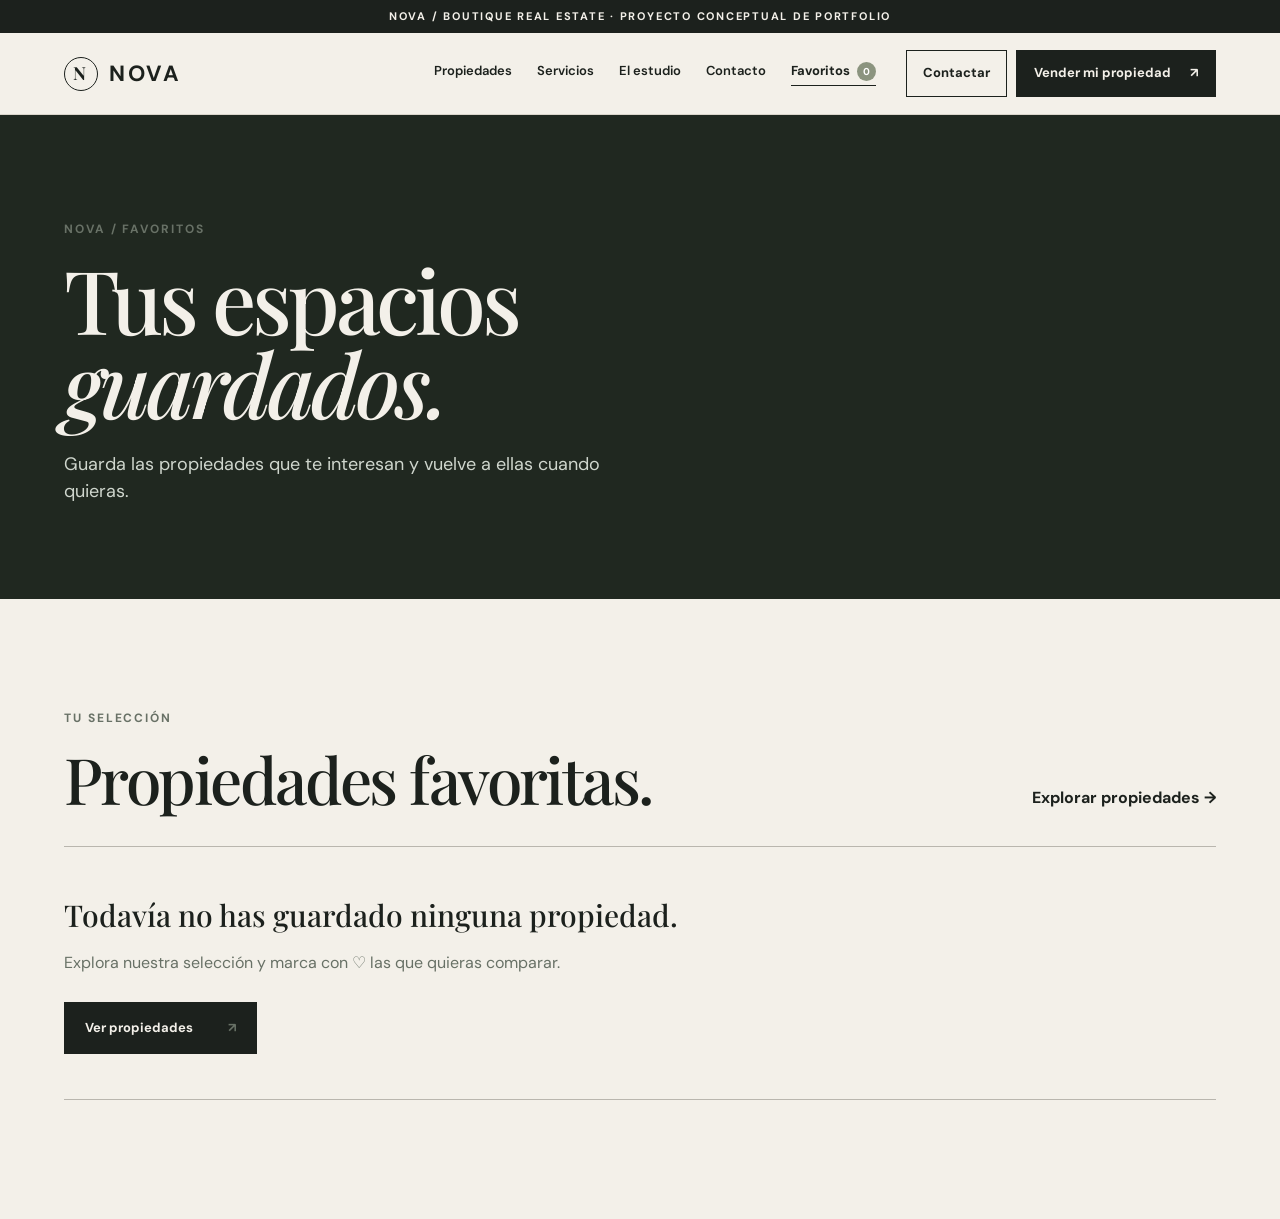
<file: favoritos.html>
<!DOCTYPE html><html lang="es"><head><meta charset="UTF-8"><meta name="viewport" content="width=device-width, initial-scale=1.0"><meta name="description" content="Tus propiedades favoritas — NOVA Real Estate."><title>Favoritos — NOVA Real Estate</title><link rel="preconnect" href="https://fonts.googleapis.com"><link rel="preconnect" href="https://fonts.gstatic.com" crossorigin><link href="https://fonts.googleapis.com/css2?family=DM+Sans:wght@400;500;600;700&family=Playfair+Display:wght@500;600&display=swap" rel="stylesheet"><link rel="icon" href="favicon.svg" type="image/svg+xml"><link rel="stylesheet" href="styles.css"></head><body><div class="demo-bar">NOVA / BOUTIQUE REAL ESTATE · PROYECTO CONCEPTUAL DE PORTFOLIO</div><header class="site-header"><a class="brand" href="index.html"><span class="brand-mark">N</span><span>NOVA</span></a><nav class="desktop-nav"><a href="propiedades.html">Propiedades</a><a href="index.html#servicios">Servicios</a><a href="index.html#estudio">El estudio</a><a href="index.html#contacto">Contacto</a><a class="active-nav" href="favoritos.html">Favoritos <span class="nav-count" id="favoritesCount">0</span></a></nav><div class="header-actions"><a class="header-contact" href="index.html#contacto">Contactar</a><a class="header-cta" href="index.html#contacto">Vender mi propiedad <span>↗</span></a></div><button class="menu-toggle" aria-label="Abrir menú">☰</button></header><div class="mobile-menu"><a href="propiedades.html">Propiedades</a><a href="index.html#servicios">Servicios</a><a href="index.html#estudio">El estudio</a><a href="index.html#contacto">Contacto</a><a href="favoritos.html">Favoritos <span class="nav-count" id="mobileFavoritesCount">0</span></a><a href="index.html#contacto">Contactar NOVA ↗</a></div><main><section class="properties-hero"><div><p class="eyebrow">NOVA / FAVORITOS</p><h1>Tus espacios<br><em>guardados.</em></h1><p>Guarda las propiedades que te interesan y vuelve a ellas cuando quieras.</p></div></section><section class="section favourites-page-section"><div class="section-head"><div><p class="eyebrow">TU SELECCIÓN</p><h2>Propiedades favoritas.</h2></div><a class="text-link" href="propiedades.html">Explorar propiedades →</a></div><div class="property-grid catalogue-grid" id="favoritesGrid"></div><div class="favorites-empty" id="favoritesEmpty"><strong>Todavía no has guardado ninguna propiedad.</strong><span>Explora nuestra selección y marca con ♡ las que quieras comparar.</span><a class="button button-dark" href="propiedades.html">Ver propiedades <span>↗</span></a></div></section></main><div class="mobile-contact-bar"><a href="https://wa.me/34600000000?text=Hola%20NOVA%2C%20me%20gustar%C3%ADa%20consultar%20propiedades." target="_blank" rel="noopener">WhatsApp · NOVA <span>↗</span></a></div><script src="properties.js"></script></body></html>
</file>
<file: styles.css>
*{box-sizing:border-box}html{scroll-behavior:smooth}body{margin:0;background:#f3f0e9;color:#1c211d;font-family:"DM Sans",sans-serif;font-size:16px;line-height:1.55}.modal-open{overflow:hidden}.demo-bar{background:#1c211d;color:#f3f0e9;text-align:center;padding:8px 20px;font-size:11px;letter-spacing:.16em;font-weight:700}.site-header{height:82px;display:flex;align-items:center;justify-content:space-between;padding:0 5vw;background:#f3f0e9;position:sticky;top:0;z-index:20;border-bottom:1px solid #d9d5cb}.brand{display:flex;align-items:center;gap:11px;color:#1c211d;text-decoration:none;font-size:22px;font-weight:700;letter-spacing:.12em}.brand-mark{display:grid;place-items:center;width:34px;height:34px;border:1px solid #1c211d;border-radius:50%;font-family:"Playfair Display",serif;font-size:18px}.desktop-nav{display:flex;gap:25px;margin-left:auto;margin-right:30px}.desktop-nav a,.mobile-menu a{color:#1c211d;text-decoration:none;font-size:13px;font-weight:600}.desktop-nav a:hover,.mobile-menu a:hover{opacity:.6}.nav-count{display:inline-grid;place-items:center;min-width:19px;height:19px;border-radius:50%;padding:0 5px;background:#8b947f;color:#fff;font-size:10px;margin-left:4px}.header-actions{display:flex;align-items:center;gap:9px}.header-contact{color:#1c211d;border:1px solid #1c211d;text-decoration:none;padding:12px 16px;font-size:13px;font-weight:700}.header-cta{color:#f3f0e9;background:#1c211d;text-decoration:none;padding:13px 18px;font-size:13px;font-weight:700}.header-cta span{margin-left:16px}.menu-toggle{display:none;border:0;background:none;font-size:25px}.mobile-menu{display:none}.hero{height:calc(100vh - 115px);min-height:650px;position:relative;color:#fff;display:flex;align-items:flex-end;overflow:hidden}.hero-image,.hero-overlay{position:absolute;inset:0}.hero-image img{width:100%;height:100%;object-fit:cover}.hero-overlay{background:linear-gradient(90deg,rgba(10,15,11,.76),rgba(10,15,11,.20) 72%,rgba(10,15,11,.10))}.hero-content{position:relative;z-index:2;width:min(900px,90%);padding:8vw 5vw 7vw}.eyebrow{font-size:12px;font-weight:700;letter-spacing:.16em;margin:0 0 18px;color:#687166}.eyebrow.light{color:#dfe5dc}.hero h1{font-family:"Playfair Display",serif;font-weight:500;font-size:clamp(48px,7vw,94px);line-height:.98;letter-spacing:-.045em;margin:0 0 28px;max-width:920px}.hero h1 em,h2 em{font-weight:500}.hero-copy{font-size:18px;max-width:560px;color:#f0f1ec;margin:0 0 30px}.button{display:inline-flex;align-items:center;justify-content:space-between;gap:35px;padding:15px 20px;text-decoration:none;border:1px solid transparent;font-weight:700;font-size:13px;cursor:pointer;font-family:inherit}.button-light{background:#f3f0e9;color:#1c211d}.button-dark{background:#1c211d;color:#f3f0e9}.button-outline-light{border-color:#dfe5dc;color:#fff;background:transparent}.button-outline-dark{border-color:#1c211d;color:#1c211d;background:transparent}.hero-side-note{position:absolute;right:5vw;bottom:42px;z-index:2;font-size:11px;letter-spacing:.16em;writing-mode:vertical-rl;color:#e5e8e1}.search-panel{position:relative;z-index:5;margin:-1px 5vw 0;background:#fff;padding:22px 26px;display:grid;grid-template-columns:1.3fr 1fr 1fr 1fr 1.1fr auto;gap:18px;align-items:end;box-shadow:0 15px 35px rgba(28,33,29,.08)}.search-heading strong{display:block;font-family:"Playfair Display",serif;font-size:21px;line-height:1.1}.search-panel label span{display:block;font-size:11px;text-transform:uppercase;letter-spacing:.12em;color:#687166;font-weight:700;margin-bottom:7px}.search-panel select{width:100%;border:0;border-bottom:1px solid #bdbdb5;background:transparent;padding:7px 0;font:inherit;color:#1c211d}.search-button{height:45px;border:0;background:#8b947f;color:#fff;padding:0 22px;font:700 13px "DM Sans";cursor:pointer}.search-button span{margin-left:15px}.section{padding:110px 5vw}.intro{display:grid;grid-template-columns:1.15fr .85fr;gap:9vw;align-items:end}.intro h2,.section-head h2,.services h2,.studio h2,.contact h2{font-family:"Playfair Display",serif;font-weight:500;font-size:clamp(42px,5vw,70px);line-height:1.02;letter-spacing:-.04em;margin:0}.intro-text{max-width:480px;font-size:18px}.text-link{color:#1c211d;text-decoration:none;font-weight:700;display:inline-flex;gap:25px;margin-top:15px}.properties{padding-top:30px}.section-head{display:flex;justify-content:space-between;align-items:end;margin-bottom:35px}.results-count{font-size:12px;text-transform:uppercase;letter-spacing:.12em;color:#687166}.property-grid{display:grid;grid-template-columns:repeat(2,1fr);gap:50px 22px}.property-card:first-child{grid-column:span 2}.property-image{height:440px;position:relative;overflow:hidden;background:#ddd}.property-card:first-child .property-image{height:650px}.property-image img{width:100%;height:100%;object-fit:cover;transition:transform .6s ease}.property-card:hover .property-image img{transform:scale(1.025)}.image-shade{position:absolute;inset:auto 0 0;height:35%;background:linear-gradient(transparent,rgba(0,0,0,.18));pointer-events:none}.property-tag{position:absolute;top:18px;left:18px;background:#f3f0e9;color:#1c211d;padding:8px 11px;font-size:10px;font-weight:700;letter-spacing:.12em}.favorite{position:absolute;right:18px;top:18px;width:42px;height:42px;border:0;border-radius:50%;background:rgba(243,240,233,.94);font-size:21px;cursor:pointer;color:#1c211d}.favorite.active{background:#1c211d;color:#fff}.property-info{padding:17px 2px 0}.property-info>div{display:flex;justify-content:space-between;gap:20px;color:#687166;font-size:12px;text-transform:uppercase;letter-spacing:.08em}.property-info strong{color:#1c211d;font-size:13px}.property-info h3{font-family:"Playfair Display",serif;font-size:30px;font-weight:500;margin:8px 0 2px}.property-info p{margin:0;color:#687166;font-size:14px}.details-btn{border:0;background:none;padding:16px 0 0;font:700 13px "DM Sans";cursor:pointer;color:#1c211d}.details-btn span{margin-left:20px}.empty-state{display:none;text-align:center;padding:80px 20px;border:1px solid #d9d5cb}.empty-state h3{font-family:"Playfair Display",serif;font-size:32px;font-weight:500;margin:0}.empty-state p{color:#687166;margin:8px 0 22px}.favorites-section{background:#e7e3d9;padding-top:100px}.favorites-grid{display:grid;grid-template-columns:repeat(3,1fr);gap:25px}.favorites-grid .property-image{height:300px}.favorites-grid .property-card:first-child{grid-column:auto}.favorites-empty{grid-column:1/-1;border-top:1px solid #b9b6ae;border-bottom:1px solid #b9b6ae;padding:45px 0;display:flex;flex-direction:column;gap:7px}.favorites-empty strong{font-family:"Playfair Display",serif;font-size:30px;font-weight:500}.favorites-empty span{color:#687166}.statement{display:grid;grid-template-columns:1fr 1fr;min-height:720px;background:#202820;color:#f3f0e9}.statement-image img{width:100%;height:100%;object-fit:cover}.statement-content{padding:10vw 8vw;display:flex;flex-direction:column;align-items:flex-start;justify-content:center}.statement h2{font-family:"Playfair Display",serif;font-size:clamp(42px,5vw,68px);line-height:1.02;font-weight:500;letter-spacing:-.04em;margin:0 0 28px}.statement-content>p:not(.eyebrow){max-width:510px;color:#d5dbd2;font-size:17px;margin-bottom:30px}.services{background:#f3f0e9}.service-grid{display:grid;grid-template-columns:repeat(4,1fr);border-top:1px solid #b9b6ae;margin-top:55px}.service-grid article{padding:28px 25px 20px 0;border-right:1px solid #b9b6ae;min-height:290px}.service-grid article:not(:first-child){padding-left:25px}.service-grid article:last-child{border-right:0}.service-grid span{font-size:11px;color:#687166;letter-spacing:.12em}.service-grid h3{font-family:"Playfair Display",serif;font-size:32px;font-weight:500;margin:35px 0 12px}.service-grid p{font-size:14px;color:#596157;max-width:270px;min-height:92px}.service-grid a{color:#1c211d;text-decoration:none;font-size:13px;font-weight:700}.studio{display:grid;grid-template-columns:1.1fr .9fr;gap:10vw}.studio-copy>p:not(.eyebrow){max-width:600px;font-size:17px;color:#596157}.numbers{display:grid;grid-template-columns:repeat(3,1fr);align-self:end;border-top:1px solid #b9b6ae}.numbers div{padding:20px 15px 0 0}.numbers strong{font-family:"Playfair Display",serif;font-size:54px;font-weight:500;display:block}.numbers span{font-size:12px;color:#687166}.contact{background:#fff;display:grid;grid-template-columns:1fr 1fr;gap:10vw}.contact-copy{font-size:18px;color:#596157;max-width:470px}.contact-form{display:grid;gap:18px}.contact-form label{font-size:11px;text-transform:uppercase;letter-spacing:.1em;font-weight:700;color:#687166}.contact-form input,.contact-form select,.contact-form textarea{display:block;width:100%;margin-top:6px;border:0;border-bottom:1px solid #b9b6ae;background:transparent;padding:10px 0;font:16px "DM Sans";color:#1c211d;resize:vertical}.contact-form textarea{min-height:90px}.form-note{margin:0;font-size:13px;color:#687166}.footer{background:#1c211d;color:#dfe5dc;padding:65px 5vw 22px}.footer-brand{color:#f3f0e9}.footer-brand .brand-mark{border-color:#dfe5dc}.footer-top{display:grid;grid-template-columns:2fr 1fr 1fr 1fr;gap:30px;padding-bottom:60px}.footer-top p{color:#aeb7ac;font-size:13px}.footer-label{font-size:10px;text-transform:uppercase;letter-spacing:.15em;color:#dfe5dc;font-weight:700}.footer a{color:#dfe5dc;text-decoration:none}.footer-bottom{border-top:1px solid #454d46;padding-top:18px;display:flex;justify-content:space-between;color:#879087;font-size:10px;letter-spacing:.04em}.property-modal{display:none;position:fixed;inset:0;z-index:100;align-items:center;justify-content:center;padding:25px}.property-modal.open{display:flex}.modal-backdrop{position:absolute;inset:0;background:rgba(12,17,13,.78)}.modal-card{position:relative;z-index:2;background:#f3f0e9;max-width:1050px;width:100%;max-height:94vh;overflow:auto}.modal-close{position:absolute;right:16px;top:12px;z-index:4;width:40px;height:40px;border:0;border-radius:50%;background:#f3f0e9;font-size:27px;cursor:pointer;color:#1c211d}.modal-gallery{height:500px;background:#222;position:relative}.modal-gallery>img{width:100%;height:100%;object-fit:cover}.gallery-arrow{position:absolute;top:50%;transform:translateY(-50%);z-index:2;width:45px;height:45px;border:0;border-radius:50%;background:rgba(243,240,233,.9);cursor:pointer;font-size:18px}.gallery-arrow.prev{left:20px}.gallery-arrow.next{right:20px}.gallery-dots{position:absolute;bottom:18px;left:50%;transform:translateX(-50%);display:flex;gap:7px}.gallery-dots button{width:7px;height:7px;border:0;border-radius:50%;background:#d9d5cb;opacity:.7;padding:0;cursor:pointer}.gallery-dots button.active{opacity:1;background:#fff}.modal-body{padding:42px 50px 50px}.modal-top{display:flex;justify-content:space-between;gap:30px;align-items:end}.modal-top h2{font-family:"Playfair Display",serif;font-size:52px;font-weight:500;line-height:1;margin:0}.modal-top>strong{font-family:"Playfair Display",serif;font-size:27px;font-weight:500;white-space:nowrap}.modal-top p:not(.eyebrow){margin:8px 0 0;color:#687166}.modal-body>#modalDescription{font-size:17px;max-width:800px;color:#596157;margin:25px 0}.modal-specs{display:grid;grid-template-columns:repeat(4,1fr);border-top:1px solid #c9c5bb;border-bottom:1px solid #c9c5bb;margin:30px 0}.modal-specs div{padding:17px 15px 17px 0;border-right:1px solid #c9c5bb}.modal-specs div:not(:first-child){padding-left:15px}.modal-specs div:last-child{border-right:0}.modal-specs strong{display:block;font-size:15px}.modal-specs span{font-size:11px;text-transform:uppercase;letter-spacing:.1em;color:#687166}.modal-features{display:grid;grid-template-columns:repeat(3,1fr);gap:10px 20px;margin-bottom:32px}.modal-features span{font-size:13px}.modal-actions{display:flex;gap:12px}.modal-actions .button{min-width:205px}
@media(max-width:1100px){.desktop-nav{gap:15px;margin-right:15px}.search-panel{grid-template-columns:repeat(3,1fr)}.search-heading{grid-column:span 3}.property-grid{gap:38px 18px}.service-grid{grid-template-columns:repeat(2,1fr)}.service-grid article:nth-child(2){border-right:0}.service-grid article:nth-child(3){padding-left:0;border-top:1px solid #b9b6ae}.service-grid article:nth-child(4){border-top:1px solid #b9b6ae}.footer-top{grid-template-columns:repeat(2,1fr)}}
@media(max-width:760px){body{font-size:15px}.demo-bar{font-size:9px;padding:7px 10px}.site-header{height:70px;padding:0 20px}.desktop-nav,.header-cta{display:none}.menu-toggle{display:block}.mobile-menu{position:fixed;z-index:19;top:70px;left:0;right:0;background:#f3f0e9;padding:22px 20px;border-bottom:1px solid #d9d5cb;display:none;flex-direction:column;gap:18px}.mobile-menu.open{display:flex}.hero{min-height:680px;height:calc(100svh - 105px)}.hero-content{padding:45px 20px 65px}.hero h1{font-size:48px}.hero-copy{font-size:16px}.hero-side-note{display:none}.search-panel{margin:0;padding:24px 20px;display:grid;grid-template-columns:1fr 1fr;gap:18px}.search-heading{grid-column:span 2}.search-button{grid-column:span 2}.section{padding:75px 20px}.intro,.contact,.studio,.statement{grid-template-columns:1fr;gap:45px}.intro h2,.section-head h2,.services h2,.studio h2,.contact h2{font-size:46px}.properties{padding-top:75px}.section-head{align-items:flex-start;flex-direction:column;gap:12px}.property-grid{grid-template-columns:1fr}.property-card:first-child{grid-column:auto}.property-image,.property-card:first-child .property-image{height:390px}.property-info h3{font-size:28px}.favorites-grid{grid-template-columns:1fr}.favorites-grid .property-image{height:350px}.statement{min-height:auto}.statement-image{height:390px}.statement-content{padding:75px 20px}.service-grid{grid-template-columns:1fr;margin-top:35px}.service-grid article,.service-grid article:not(:first-child){padding:25px 0;border-right:0;border-bottom:1px solid #b9b6ae;min-height:auto}.service-grid article:last-child{border-bottom:0}.service-grid p{min-height:0}.numbers{margin-top:20px}.contact-form{gap:16px}.footer{padding:50px 20px 20px}.footer-top{grid-template-columns:1fr;gap:25px;padding-bottom:40px}.footer-bottom{flex-direction:column;gap:8px}.modal-card{max-height:96vh}.modal-gallery{height:330px}.modal-body{padding:32px 22px 35px}.modal-top{align-items:flex-start;flex-direction:column;gap:8px}.modal-top h2{font-size:40px}.modal-top>strong{font-size:23px}.modal-specs{grid-template-columns:1fr 1fr}.modal-specs div{border-bottom:1px solid #c9c5bb}.modal-specs div:nth-child(2){border-right:0}.modal-features{grid-template-columns:1fr 1fr}.modal-actions{flex-direction:column}.modal-actions .button{width:100%}}

.property-list-actions{display:flex;justify-content:center;align-items:center;gap:28px;margin-top:48px;padding-top:28px;border-top:1px solid #d0ccc2}.property-list-actions .button{min-width:245px;justify-content:center}.property-contact-link{color:#596157;text-decoration:none;font-size:13px}.property-contact-link strong{color:#1c211d;margin-left:5px}.property-card.is-hidden{display:none}.statement-actions{display:flex;align-items:center;gap:25px;flex-wrap:wrap}.statement-contact{color:#fff;text-decoration:none;font-weight:700;font-size:13px}.statement-contact span{margin-left:14px}.mid-contact{background:#e7e3d9;padding:60px 5vw;display:flex;justify-content:space-between;align-items:center;gap:30px}.mid-contact h2{font-family:"Playfair Display",serif;font-size:clamp(32px,4vw,52px);font-weight:500;line-height:1.02;margin:0}.mid-contact .eyebrow{margin-bottom:10px}.mobile-contact-bar{display:none}

@media(max-width:1100px){
  .desktop-nav{gap:13px}
  .header-contact{display:none}
}
@media(max-width:760px){
  .property-list-actions{flex-direction:column;gap:16px;margin-top:35px;text-align:center}
  .property-list-actions .button{width:100%}
  .property-contact-link{font-size:13px}
  .mid-contact{padding:55px 20px;flex-direction:column;align-items:flex-start}
  .mid-contact .button{width:100%;justify-content:center}
  .statement-actions{width:100%;flex-direction:column;align-items:flex-start;gap:20px}
  .mobile-contact-bar{display:block;position:fixed;bottom:0;left:0;right:0;z-index:30;padding:10px 15px;background:rgba(243,240,233,.97);border-top:1px solid #d1cdc4}
  .mobile-contact-bar a{display:flex;align-items:center;justify-content:space-between;background:#1c211d;color:#fff;text-decoration:none;padding:14px 17px;font-size:13px;font-weight:700}
  .mobile-contact-bar a span{font-size:18px}
  body{padding-bottom:67px}
}

/* V4 — stronger hero readability */
.hero-overlay{background:linear-gradient(90deg,rgba(8,12,9,.88) 0%,rgba(8,12,9,.68) 34%,rgba(8,12,9,.28) 68%,rgba(8,12,9,.12) 100%)}
.hero-content{max-width:980px}
.hero-content h1{max-width:820px;text-shadow:0 2px 18px rgba(0,0,0,.18)}
.hero-copy{max-width:500px;color:#fff;font-weight:500;text-shadow:0 1px 10px rgba(0,0,0,.22)}
.hero .button-light{box-shadow:0 8px 24px rgba(0,0,0,.16)}
@media(max-width:760px){
 .hero-overlay{background:linear-gradient(90deg,rgba(8,12,9,.84),rgba(8,12,9,.48)),linear-gradient(0deg,rgba(8,12,9,.42),transparent 60%)}
 .hero-content{width:100%}
 .hero-copy{max-width:430px}
}

.active-nav{font-weight:700!important;border-bottom:1px solid #1c211d;padding-bottom:4px}.properties-hero{background:#202820;color:#f3f0e9;padding:105px 5vw 75px;display:flex;justify-content:space-between;align-items:end;gap:60px}.properties-hero h1{font-family:"Playfair Display",serif;font-size:clamp(54px,7vw,88px);font-weight:500;line-height:.96;letter-spacing:-.045em;margin:0 0 25px}.properties-hero p:not(.eyebrow){max-width:590px;color:#cfd6cd;font-size:18px}.properties-hero-meta{display:flex;gap:35px;font-size:11px;letter-spacing:.12em;text-transform:uppercase;color:#b5beb3;white-space:nowrap}.catalogue{padding-top:80px}.catalogue-toolbar{display:flex;justify-content:space-between;gap:50px;align-items:end;border-bottom:1px solid #c9c5bb;padding-bottom:45px}.catalogue-toolbar h2{font-family:"Playfair Display",serif;font-size:45px;font-weight:500;line-height:1;margin:0}.catalogue-filters{display:grid;grid-template-columns:repeat(4,150px);gap:18px}.catalogue-filters label span{display:block;font-size:10px;text-transform:uppercase;letter-spacing:.12em;font-weight:700;color:#687166;margin-bottom:6px}.catalogue-filters select{width:100%;border:0;border-bottom:1px solid #aaa69d;background:transparent;padding:7px 0;font:13px "DM Sans";color:#1c211d}.catalogue-result-head{display:flex;justify-content:space-between;align-items:center;padding:25px 0;font-size:12px;text-transform:uppercase;letter-spacing:.1em;color:#687166}.catalogue-result-head a{color:#1c211d;text-decoration:none}.catalogue-grid{grid-template-columns:repeat(2,1fr)}.catalogue-grid .property-card:first-child{grid-column:auto}.catalogue-contact{background:#1c211d;color:#f3f0e9;padding:85px 5vw;display:flex;justify-content:space-between;align-items:center;gap:40px}.catalogue-contact h2{font-family:"Playfair Display",serif;font-size:clamp(44px,5vw,68px);line-height:1;font-weight:500;margin:0 0 18px}.catalogue-contact p:not(.eyebrow){color:#bac2b9;max-width:520px;font-size:16px}
@media(max-width:1100px){.catalogue-toolbar{flex-direction:column;align-items:flex-start}.catalogue-filters{width:100%;grid-template-columns:repeat(4,1fr)}}
@media(max-width:760px){.properties-hero{padding:70px 20px 55px;display:block}.properties-hero h1{font-size:52px}.properties-hero-meta{margin-top:35px;display:flex;flex-direction:column;gap:8px}.catalogue{padding:60px 20px}.catalogue-toolbar{gap:30px;padding-bottom:30px}.catalogue-toolbar h2{font-size:38px}.catalogue-filters{grid-template-columns:1fr 1fr}.catalogue-result-head{align-items:flex-start;gap:18px;flex-direction:column}.catalogue-grid{grid-template-columns:1fr}.catalogue-contact{padding:65px 20px;display:block}.catalogue-contact .button{margin-top:25px;width:100%;justify-content:center}}
/* V6 — inmobiliaria premium: fichas, favoritos, filtros y lead capture */
.catalogue-filters{grid-template-columns:repeat(5,150px)}
.catalogue-search-request,.search-request{background:#202820;color:#f3f0e9;padding:90px 5vw;display:grid;grid-template-columns:1fr 1fr;gap:8vw;align-items:start}
.search-request h2{font-family:"Playfair Display",serif;font-size:clamp(42px,5vw,68px);font-weight:500;line-height:1;letter-spacing:-.04em;margin:0 0 22px}.search-request h2 em{font-weight:500}.search-request>div>p:not(.eyebrow){color:#c4ccc2;max-width:520px;font-size:17px}.request-form{display:grid;grid-template-columns:1fr 1fr;gap:20px}.request-form label{font-size:10px;text-transform:uppercase;letter-spacing:.12em;font-weight:700;color:#bac2b9}.request-form input,.request-form select{display:block;width:100%;margin-top:7px;border:0;border-bottom:1px solid #697269;background:transparent;padding:10px 0;color:#f3f0e9;font:14px "DM Sans"}.request-form input::placeholder{color:#8e988e}.request-form option{color:#1c211d}.request-form .button{border:0;margin-top:5px;width:100%;justify-content:center}.request-form .form-note{grid-column:1/-1;color:#aeb8ad;margin:0;min-height:20px}.catalogue-search-request{margin-top:20px}.catalogue-search-request h2{font-size:clamp(38px,4.5vw,58px)}
.favourites-page-section{min-height:620px}.favorites-empty{display:none;align-items:flex-start;gap:12px}.favorites-empty .button{margin-top:14px;align-self:flex-start}.favourites-page-section .property-card:first-child{grid-column:auto}.favourites-page-section .property-image{height:390px}
.detail-hero{padding:65px 5vw 95px;display:grid;grid-template-columns:1.25fr .75fr;gap:7vw;background:#f3f0e9}.detail-gallery{min-width:0}.detail-gallery>img{width:100%;height:min(72vh,720px);object-fit:cover;display:block;background:#ddd}.detail-thumbs{display:grid;grid-template-columns:repeat(3,1fr);gap:10px;margin-top:10px}.detail-thumb{border:1px solid transparent;padding:0;background:none;cursor:pointer;height:110px;overflow:hidden}.detail-thumb.active{border-color:#1c211d}.detail-thumb img{width:100%;height:100%;object-fit:cover}.detail-summary{padding:35px 0 0}.detail-summary h1{font-family:"Playfair Display",serif;font-size:clamp(50px,6vw,82px);line-height:.98;font-weight:500;letter-spacing:-.045em;margin:12px 0 20px}.detail-location{font-size:15px;color:#687166;margin:0}.detail-price-row{display:flex;align-items:center;justify-content:space-between;gap:20px;border-bottom:1px solid #c9c5bb;padding-bottom:25px}.detail-price-row>strong{font-family:"Playfair Display",serif;font-size:30px;font-weight:500}.detail-favorite{position:static;width:auto;height:43px;border-radius:0;padding:0 16px;background:transparent;border:1px solid #1c211d;font-size:14px}.detail-favorite.active{background:#1c211d;color:#fff}.detail-favorite span{font:700 12px "DM Sans";margin-left:8px}.detail-specs{display:grid;grid-template-columns:repeat(2,1fr);border-bottom:1px solid #c9c5bb}.detail-specs div{padding:18px 10px 18px 0;border-right:1px solid #c9c5bb}.detail-specs div:nth-child(even){padding-left:16px;border-right:0}.detail-specs strong{display:block;font-size:15px}.detail-specs span{font-size:10px;text-transform:uppercase;letter-spacing:.1em;color:#687166}.detail-description{font-size:17px;color:#596157;line-height:1.7;margin:28px 0}.detail-actions{display:flex;gap:10px;flex-wrap:wrap}.detail-actions .button{min-width:200px}.detail-info{display:grid;grid-template-columns:.9fr 1.1fr;gap:9vw;background:#fff}.detail-info h2,.similar-section h2{font-family:"Playfair Display",serif;font-size:clamp(42px,5vw,65px);line-height:1;font-weight:500;letter-spacing:-.04em;margin:0}.detail-long{font-size:18px;color:#596157;max-width:650px;margin-top:0}.feature-list{display:grid;grid-template-columns:repeat(2,1fr);gap:14px 25px;border-top:1px solid #c9c5bb;margin-top:35px;padding-top:22px}.feature-list span{font-size:14px}.detail-location-section{display:grid;grid-template-columns:.8fr 1.2fr;gap:7vw;padding:90px 5vw;background:#e7e3d9;align-items:center}.detail-location-section h2{font-family:"Playfair Display",serif;font-size:clamp(38px,4.5vw,60px);font-weight:500;line-height:1;margin:0 0 20px}.detail-location-section>div>p:not(.eyebrow){color:#596157;max-width:460px}.map-placeholder{min-height:380px;background:linear-gradient(135deg,#c8cec4,#e8e5dc);border:1px solid #b5b8ae;display:flex;align-items:center;justify-content:center;flex-direction:column;gap:8px;position:relative;overflow:hidden}.map-placeholder:before{content:"";position:absolute;inset:0;background-image:linear-gradient(32deg,transparent 49%,rgba(32,40,32,.16) 50%,transparent 51%),linear-gradient(118deg,transparent 48%,rgba(32,40,32,.12) 49%,transparent 50%);background-size:130px 130px,170px 170px}.map-placeholder span,.map-placeholder small{position:relative;z-index:1}.map-placeholder span{font-size:11px;letter-spacing:.16em;font-weight:700}.map-placeholder small{font-size:12px;color:#596157}.mortgage-section{display:grid;grid-template-columns:1fr 1fr;gap:8vw;padding:90px 5vw;background:#fff}.mortgage-section h2{font-family:"Playfair Display",serif;font-size:clamp(40px,4.5vw,60px);line-height:1;font-weight:500;letter-spacing:-.04em;margin:0 0 20px}.mortgage-section>div>p:not(.eyebrow){color:#596157;max-width:500px}.mortgage-card{background:#f3f0e9;padding:35px}.mortgage-card label{display:block;font-size:11px;text-transform:uppercase;letter-spacing:.1em;font-weight:700;color:#687166;margin-bottom:28px}.mortgage-card output{float:right;color:#1c211d}.mortgage-card input{display:block;width:100%;margin-top:13px;accent-color:#1c211d}.mortgage-result{border-top:1px solid #b9b6ae;margin-top:10px;padding-top:25px;display:flex;align-items:end;justify-content:space-between}.mortgage-result span{font-size:11px;text-transform:uppercase;letter-spacing:.1em;color:#687166}.mortgage-result strong{font-family:"Playfair Display",serif;font-size:38px;font-weight:500}.mortgage-card small{display:block;color:#687166;margin-top:20px;font-size:11px}.similar-section{background:#f3f0e9}.similar-grid{grid-template-columns:repeat(3,1fr)}.similar-grid .property-card:first-child{grid-column:auto}.similar-grid .property-image{height:350px}
@media(max-width:1100px){.catalogue-filters{grid-template-columns:repeat(3,1fr)}.detail-hero{grid-template-columns:1fr;gap:30px}.detail-summary{padding-top:0}.search-request{grid-template-columns:1fr;gap:45px}.mortgage-section{grid-template-columns:1fr}.similar-grid{grid-template-columns:repeat(2,1fr)}}
@media(max-width:760px){.catalogue-filters{grid-template-columns:1fr 1fr}.catalogue-search-request,.search-request{padding:65px 20px;grid-template-columns:1fr;gap:35px}.request-form{grid-template-columns:1fr}.request-form .form-note{grid-column:auto}.detail-hero{padding:25px 20px 60px}.detail-gallery>img{height:390px}.detail-thumb{height:75px}.detail-summary h1{font-size:48px}.detail-info,.detail-location-section{grid-template-columns:1fr;gap:35px;padding-left:20px;padding-right:20px}.detail-location-section{padding-top:65px;padding-bottom:65px}.map-placeholder{min-height:280px}.feature-list{grid-template-columns:1fr}.mortgage-section{padding:65px 20px;gap:35px}.mortgage-card{padding:25px 20px}.similar-grid{grid-template-columns:1fr}.similar-grid .property-image{height:390px}.detail-actions .button{width:100%;justify-content:center}.favourites-page-section .property-image{height:390px}}
</file>
